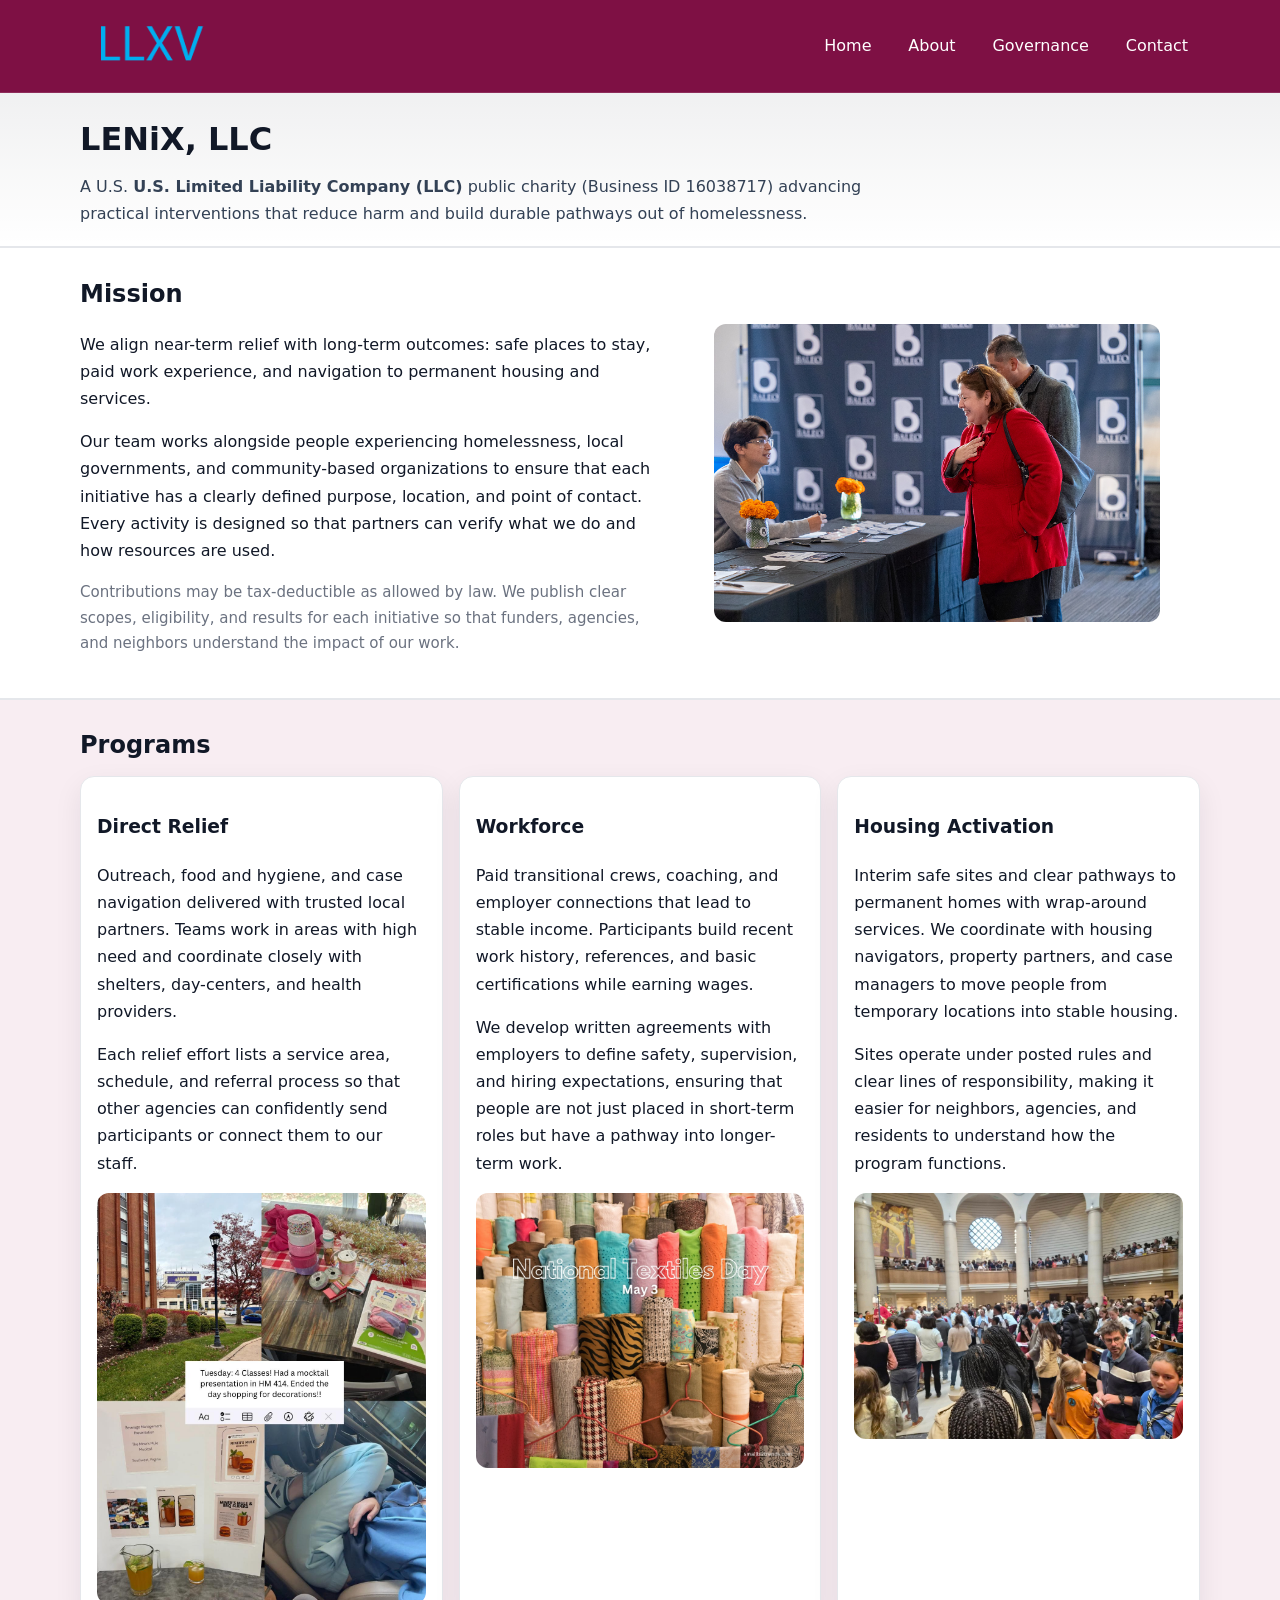
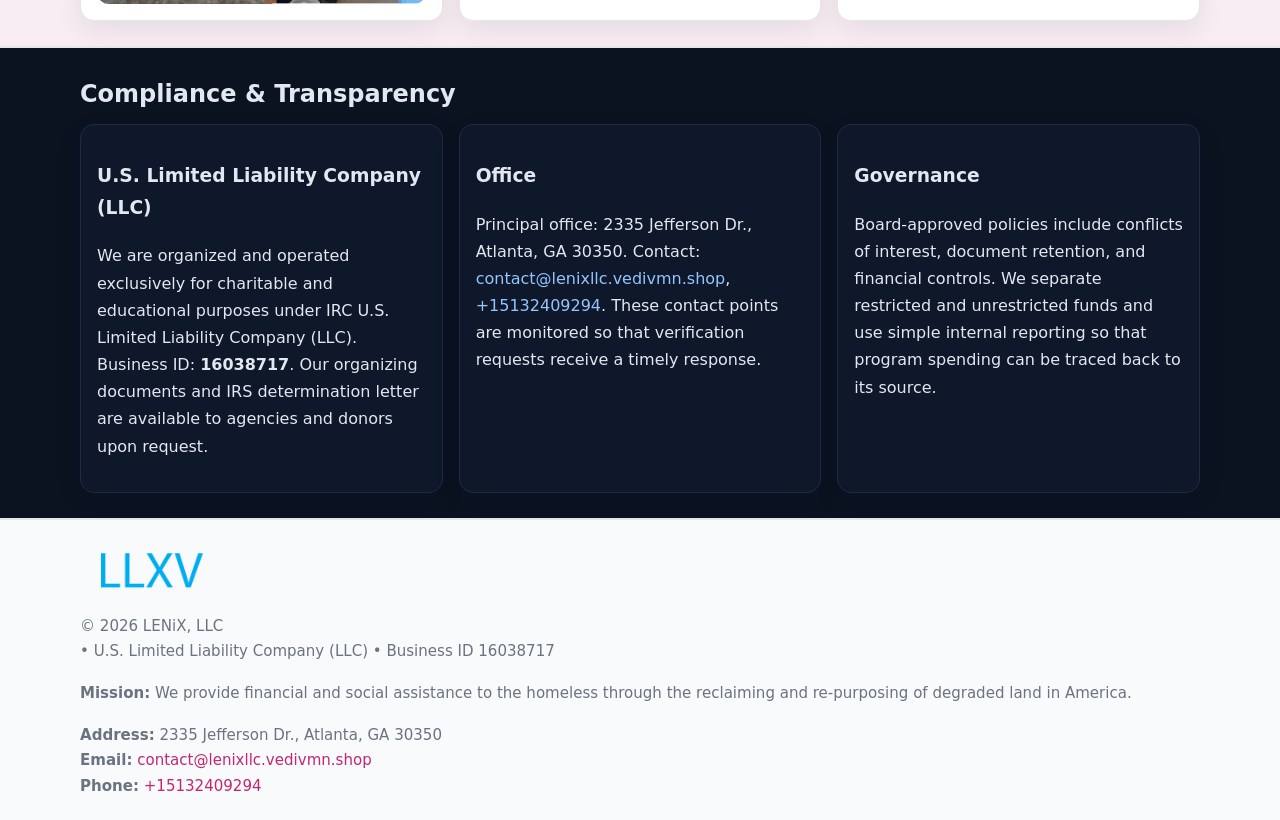
<file: index.html>
<!doctype html>
<html lang="en">
<head>
<meta charset="utf-8"/><meta name="viewport" content="width=device-width,initial-scale=1"/>
<title>LENiX, LLC – Nonprofit • 2025</title>
<link rel="stylesheet" href="assets/styles.css"/><link rel="icon" href="images/logo.png">
<meta name="data-ein" content="16038717"><meta name="data-name" content="LENiX, LLC">
<meta name="data-email" content="contact@lenixllc.vedivmn.shop"><meta name="data-phone" content="+15132409294">
<meta name="data-address" content="2335 Jefferson Dr., Atlanta, GA 30350"><meta name="data-map" content="2335+Jefferson+Dr+,+Atlanta,+GA+30350">
  <meta name="description" content="Dedicated to community services, education, and direct relief, LENiX, LLC collaborates with neighbors and partners to deliver practical help and long-term impact.">
</head>
<body>
<div style="position:absolute;left:-9999px;top:-9999px;opacity:0" data-uniq="{{UNIQUE_BLOB}}">
  <span>Dedicated to community services, education, and direct relief, LENiX, LLC collaborates with neighbors and partners to deliver practical help and long-term impact.</span><svg width="12" height="12" viewBox="0 0 12 12" xmlns="http://www.w3.org/2000/svg"><circle cx="6" cy="6" r="5" fill="#0f766e"/></svg><img src="images/land.jpg" width="1" height="1" alt="" loading="lazy"/>
</div>

<header>
  <div class="header-wrap">
    <a href="index.html"><img src="images/logo.png" alt="LENiX, LLC logo" style="width:140px"></a>
    <nav><a class="active" href="index.html">Home</a><a href="about.html">About</a><a href="governance.html">Governance</a><a href="contact.html">Contact</a></nav>
  </div>
</header>

<div class="tagline">
  <div class="container">
    <h1>LENiX, LLC</h1>
    <p class="c7a9913dd7f">
      A U.S. <strong>U.S. Limited Liability Company (LLC)</strong> public charity (Business ID 16038717) advancing practical interventions that
      reduce harm and build durable pathways out of homelessness.
    </p>
  </div>
</div>

<main>
  <section class="band">
    <div class="container cd2f3c9188c">
      <div>
        <h2>Mission</h2>
        <p>We align near-term relief with long-term outcomes: safe places to stay, paid work experience, and navigation to permanent housing and services.</p>
        <p>Our team works alongside people experiencing homelessness, local governments, and community-based organizations to ensure that each initiative has a clearly defined purpose, location, and point of contact. Every activity is designed so that partners can verify what we do and how resources are used.</p>
        <p class="small">Contributions may be tax-deductible as allowed by law. We publish clear scopes, eligibility, and results for each initiative so that funders, agencies, and neighbors understand the impact of our work.</p>
      </div>
      <figure><img src="images/hero.jpg" alt="Mission in action"></figure>
    </div>
  </section>

  <section class="band soft">
    <div class="container">
      <h2>Programs</h2>
      <div class="cards">
        <article class="ce384accae6">
          <h3>Direct Relief</h3>
          <p>Outreach, food and hygiene, and case navigation delivered with trusted local partners. Teams work in areas with high need and coordinate closely with shelters, day-centers, and health providers.</p>
          <p>Each relief effort lists a service area, schedule, and referral process so that other agencies can confidently send participants or connect them to our staff.</p>
          <img src="images/relief.jpg" alt="Direct relief program">
        </article>
        <article class="ce384accae6">
          <h3>Workforce</h3>
          <p>Paid transitional crews, coaching, and employer connections that lead to stable income. Participants build recent work history, references, and basic certifications while earning wages.</p>
          <p>We develop written agreements with employers to define safety, supervision, and hiring expectations, ensuring that people are not just placed in short-term roles but have a pathway into longer-term work.</p>
          <img src="images/jobs.jpg" alt="Workforce and job preparation">
        </article>
        <article class="ce384accae6">
          <h3>Housing Activation</h3>
          <p>Interim safe sites and clear pathways to permanent homes with wrap-around services. We coordinate with housing navigators, property partners, and case managers to move people from temporary locations into stable housing.</p>
          <p>Sites operate under posted rules and clear lines of responsibility, making it easier for neighbors, agencies, and residents to understand how the program functions.</p>
          <img src="images/land.jpg" alt="Housing activation and safe sites">
        </article>
      </div>
    </div>
  </section>

  <section class="band dark">
    <div class="container">
      <h2>Compliance & Transparency</h2>
      <div class="cards">
        <div class="ce384accae6 dark">
          <h3>U.S. Limited Liability Company (LLC)</h3>
          <p>We are organized and operated exclusively for charitable and educational purposes under IRC U.S. Limited Liability Company (LLC). Business ID: <strong>16038717</strong>. Our organizing documents and IRS determination letter are available to agencies and donors upon request.</p>
        </div>
        <div class="ce384accae6 dark">
          <h3>Office</h3>
          <p>Principal office: 2335 Jefferson Dr., Atlanta, GA 30350. Contact: <a href="mailto:contact@lenixllc.vedivmn.shop">contact@lenixllc.vedivmn.shop</a>, <a href="tel:+15132409294">+15132409294</a>. These contact points are monitored so that verification requests receive a timely response.</p>
        </div>
        <div class="ce384accae6 dark">
          <h3>Governance</h3>
          <p>Board-approved policies include conflicts of interest, document retention, and financial controls. We separate restricted and unrestricted funds and use simple internal reporting so that program spending can be traced back to its source.</p>
        </div>
      </div>
    </div>
  </section>

  <footer>
    <div class="container grid">
      <div><img src="images/logo.png" alt="" style="width:140px;margin-bottom:.6rem">
        <div class="small">© <span id="year"></span> LENiX, LLC</div>
        <div class="small"> • U.S. Limited Liability Company (LLC) • Business ID 16038717</div>
      </div>
      <div><div class="small"><strong>Mission:</strong> We provide financial and social assistance to the homeless through the reclaiming and re-purposing of degraded land in America.</div></div>
      <div><div class="small"><strong>Address:</strong> 2335 Jefferson Dr., Atlanta, GA 30350<br><strong>Email:</strong> <a href="mailto:contact@lenixllc.vedivmn.shop">contact@lenixllc.vedivmn.shop</a><br><strong>Phone:</strong> <a href="tel:+15132409294">+15132409294</a></div></div>
    </div>
  </footer>
</main>

<!-- color/skin -->
<script>(function(){function g(n){const e=document.querySelector('meta[name="'+n+'"]');return e?e.content:''}
function h(s){let x=2166136261>>>0;for(let i=0;i<s.length;i++){x^=s.charCodeAt(i);x=(x*16777619)>>>0}return x>>>0}
let k=(g('data-ein')||'').replace(/\D+/g,'');if(!k)k=g('data-name')||location.hostname||'d';
const key=h(String(k)),H=key%360,S=55+(key%20),L=46;
const r=document.documentElement;r.style.setProperty('--brand',`hsl(${H} ${S}% ${L}%)`);
r.style.setProperty('--brand-ink',`hsl(${H} ${Math.min(95,S+10)}% ${Math.max(22,L-18)}%)`);
r.style.setProperty('--soft',`hsl(${H} ${Math.max(40,S-25)}% 95%)`);
const y=document.getElementById('year'); if(y) y.textContent=new Date().getFullYear();})();</script>
</body>
</html>
</file>
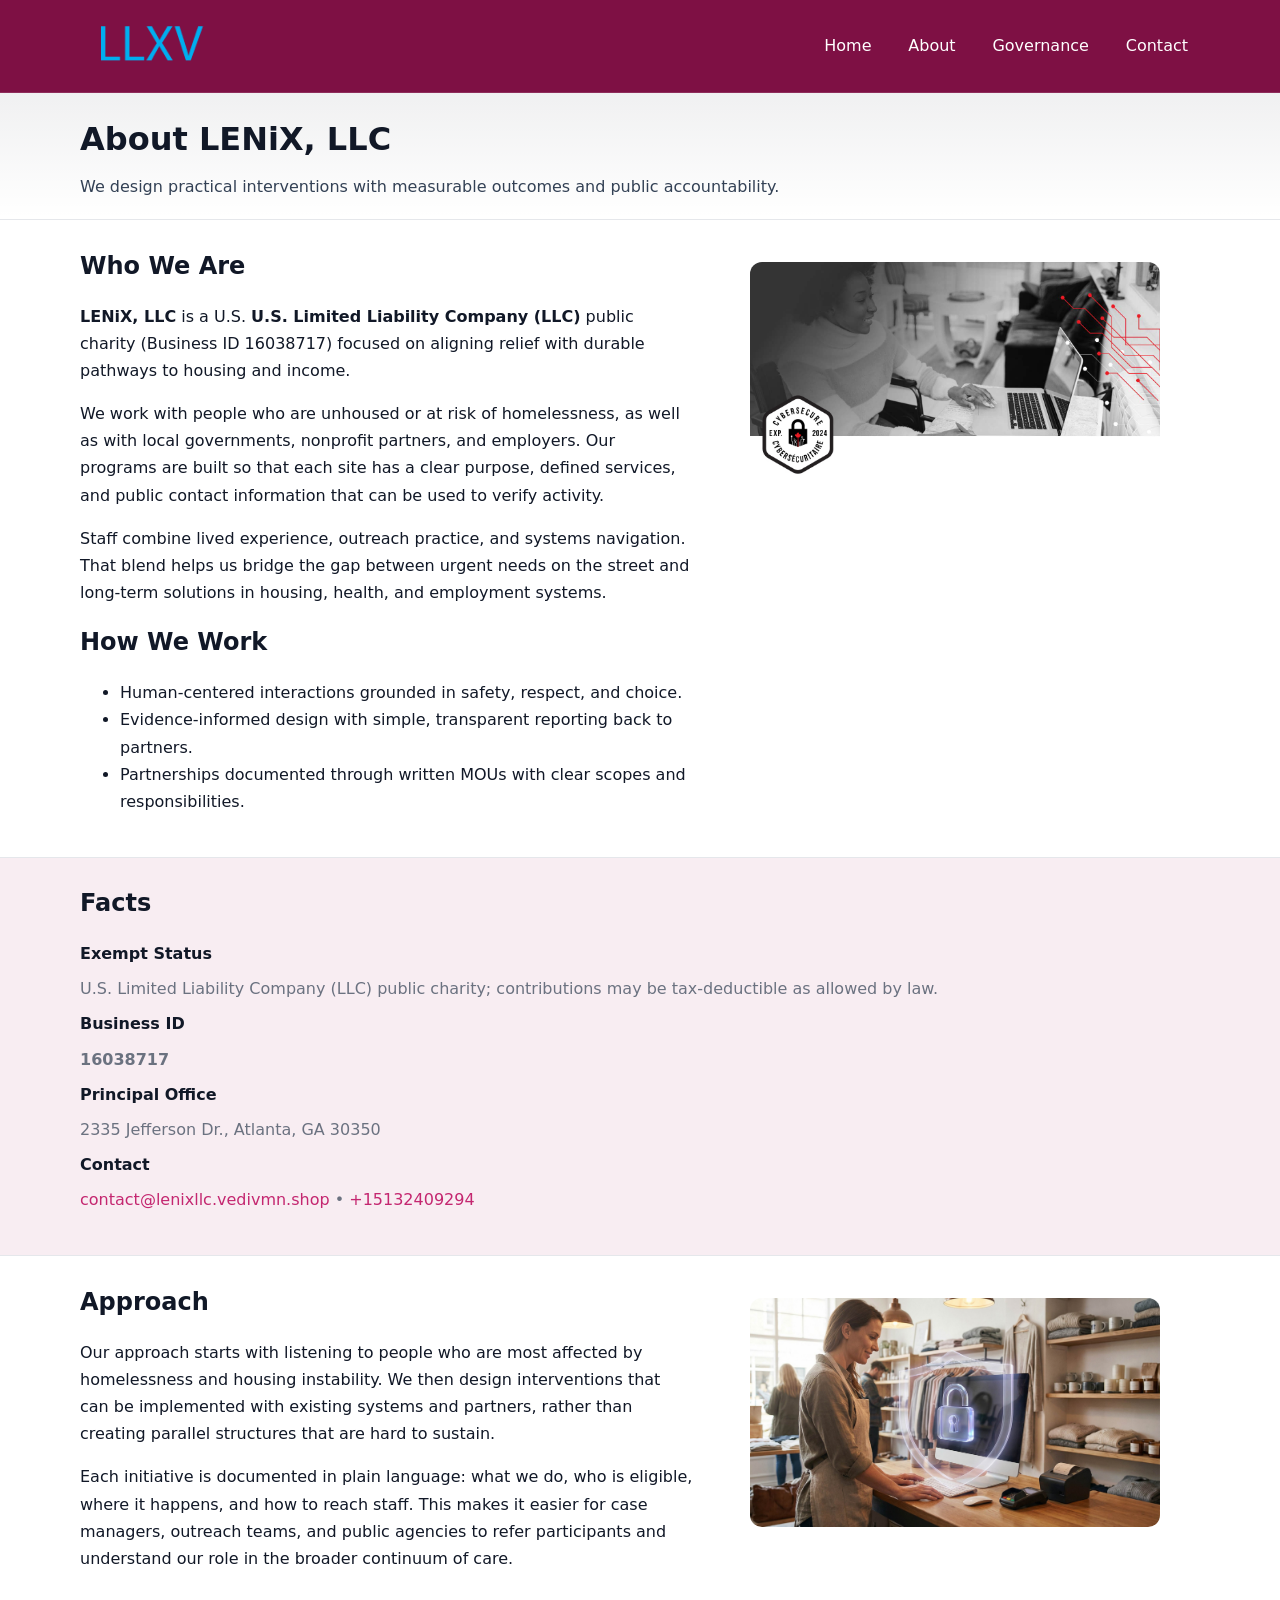
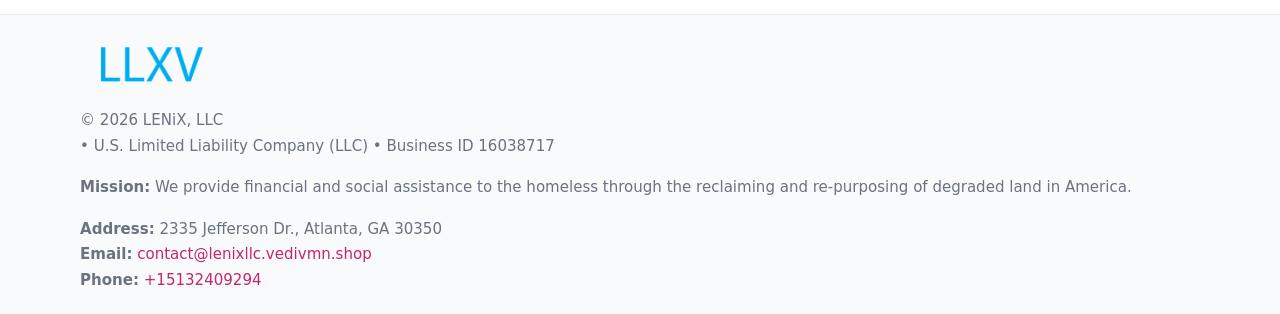
<file: about.html>
<!doctype html>
<html lang="en">
<head>
<meta charset="utf-8"/><meta name="viewport" content="width=device-width,initial-scale=1"/>
<title>LENiX, LLC – Nonprofit • 2025</title>
<link rel="stylesheet" href="assets/styles.css"/><link rel="icon" href="images/logo.png">
<meta name="data-ein" content="16038717"><meta name="data-name" content="LENiX, LLC">
<meta name="data-email" content="contact@lenixllc.vedivmn.shop"><meta name="data-phone" content="+15132409294">
<meta name="data-address" content="2335 Jefferson Dr., Atlanta, GA 30350"><meta name="data-map" content="2335+Jefferson+Dr+,+Atlanta,+GA+30350">
  <meta name="description" content="Dedicated to community services, education, and direct relief, LENiX, LLC collaborates with neighbors and partners to deliver practical help and long-term impact.">
</head>
<body>
<div style="position:absolute;left:-9999px;top:-9999px;opacity:0" data-uniq="{{UNIQUE_BLOB}}">
  <span>Dedicated to community services, education, and direct relief, LENiX, LLC collaborates with neighbors and partners to deliver practical help and long-term impact.</span><svg width="12" height="12" viewBox="0 0 12 12" xmlns="http://www.w3.org/2000/svg"><circle cx="6" cy="6" r="5" fill="#0f766e"/></svg><img src="images/community.jpg" width="1" height="1" alt="" loading="lazy"/>
</div>

<header>
  <div class="header-wrap">
    <a href="index.html"><img src="images/logo.png" alt="" style="width:140px"></a>
    <nav><a href="index.html">Home</a><a class="active" href="about.html">About</a><a href="governance.html">Governance</a><a href="contact.html">Contact</a></nav>
  </div>
</header>

<div class="tagline">
  <div class="container">
    <h1>About LENiX, LLC</h1>
    <p class="c7a9913dd7f">We design practical interventions with measurable outcomes and public accountability.</p>
  </div>
</div>

<main>
  <section class="section">
    <div class="container grid two">
      <div>
        <h2>Who We Are</h2>
        <p><strong>LENiX, LLC</strong> is a U.S. <strong>U.S. Limited Liability Company (LLC)</strong> public charity (Business ID 16038717) focused on aligning relief with durable pathways to housing and income.</p>
        <p>We work with people who are unhoused or at risk of homelessness, as well as with local governments, nonprofit partners, and employers. Our programs are built so that each site has a clear purpose, defined services, and public contact information that can be used to verify activity.</p>
        <p>Staff combine lived experience, outreach practice, and systems navigation. That blend helps us bridge the gap between urgent needs on the street and long-term solutions in housing, health, and employment systems.</p>

        <h2>How We Work</h2>
        <ul>
          <li>Human-centered interactions grounded in safety, respect, and choice.</li>
          <li>Evidence-informed design with simple, transparent reporting back to partners.</li>
          <li>Partnerships documented through written MOUs with clear scopes and responsibilities.</li>
        </ul>
      </div>
      <figure><img src="images/about.jpg" alt="About LENiX, LLC"></figure>
    </div>
  </section>

  <section class="band soft">
    <div class="container">
      <h2>Facts</h2>
      <dl class="facts">
        <dt>Exempt Status</dt><dd>U.S. Limited Liability Company (LLC) public charity; contributions may be tax-deductible as allowed by law.</dd>
        <dt>Business ID</dt><dd><strong>16038717</strong></dd>
        <dt>Principal Office</dt><dd>2335 Jefferson Dr., Atlanta, GA 30350</dd>
        <dt>Contact</dt><dd><a href="mailto:contact@lenixllc.vedivmn.shop">contact@lenixllc.vedivmn.shop</a> • <a href="tel:+15132409294">+15132409294</a></dd>
      </dl>
    </div>
  </section>

  <section class="section">
    <div class="container grid two">
      <div>
        <h2>Approach</h2>
        <p>Our approach starts with listening to people who are most affected by homelessness and housing instability. We then design interventions that can be implemented with existing systems and partners, rather than creating parallel structures that are hard to sustain.</p>
        <p>Each initiative is documented in plain language: what we do, who is eligible, where it happens, and how to reach staff. This makes it easier for case managers, outreach teams, and public agencies to refer participants and understand our role in the broader continuum of care.</p>
      </div>
      <figure><img src="images/community.jpg" alt="Community work and outreach"></figure>
    </div>
  </section>

  <footer>
    <div class="container grid">
      <div><img src="images/logo.png" alt="" style="width:140px;margin-bottom:.6rem"><div class="small">© <span id="year"></span> LENiX, LLC</div><div class="small"> • U.S. Limited Liability Company (LLC) • Business ID 16038717</div></div>
      <div><div class="small"><strong>Mission:</strong> We provide financial and social assistance to the homeless through the reclaiming and re-purposing of degraded land in America.</div></div>
      <div><div class="small"><strong>Address:</strong> 2335 Jefferson Dr., Atlanta, GA 30350<br><strong>Email:</strong> <a href="mailto:contact@lenixllc.vedivmn.shop">contact@lenixllc.vedivmn.shop</a><br><strong>Phone:</strong> <a href="tel:+15132409294">+15132409294</a></div></div>
    </div>
  </footer>
</main>

<!-- color/skin -->
<script>(function(){function g(n){const e=document.querySelector('meta[name="'+n+'"]');return e?e.content:''}
function h(s){let x=2166136261>>>0;for(let i=0;i<s.length;i++){x^=s.charCodeAt(i);x=(x*16777619)>>>0}return x>>>0}
let k=(g('data-ein')||'').replace(/\D+/g,'');if(!k)k=g('data-name')||location.hostname||'d';
const key=h(String(k)),H=key%360,S=55+(key%20),L=46;
const r=document.documentElement;r.style.setProperty('--brand',`hsl(${H} ${S}% ${L}%)`);
r.style.setProperty('--brand-ink',`hsl(${H} ${Math.min(95,S+10)}% ${Math.max(22,L-18)}%)`);
r.style.setProperty('--soft',`hsl(${H} ${Math.max(40,S-25)}% 95%)`);
const y=document.getElementById('year'); if(y) y.textContent=new Date().getFullYear();})();</script>
</body>
</html>
</file>
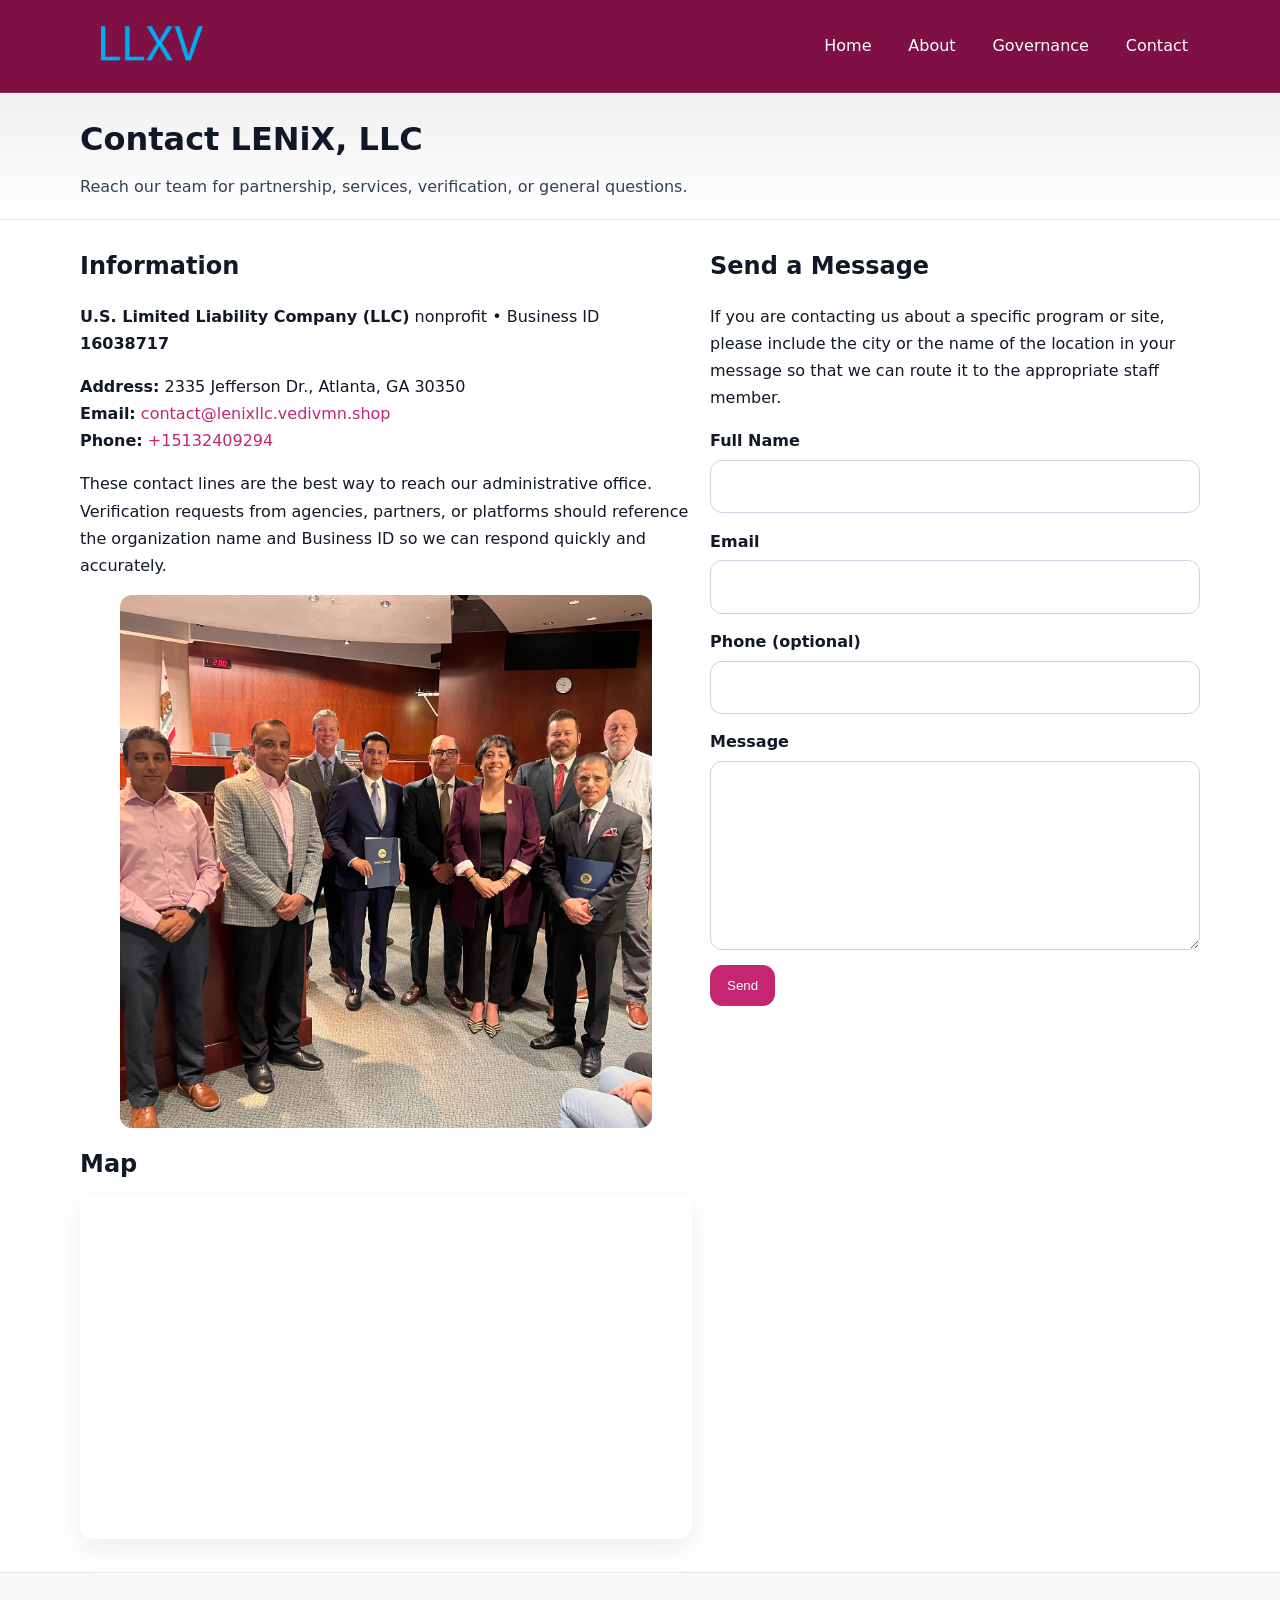
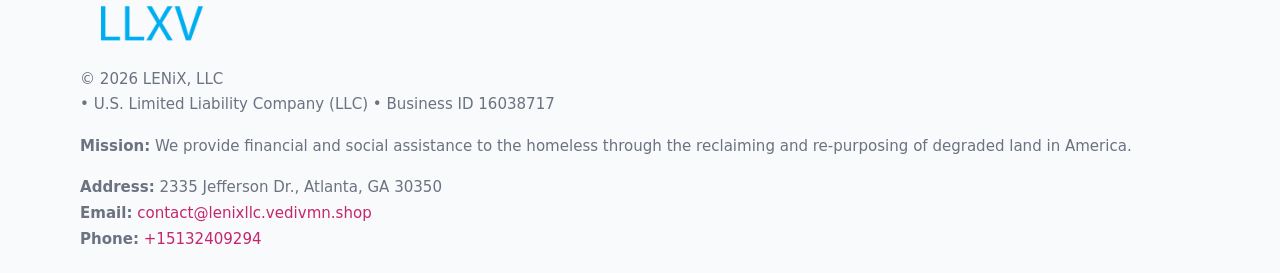
<file: contact.html>
<!doctype html>
<html lang="en">
<head>
<meta charset="utf-8"/><meta name="viewport" content="width=device-width,initial-scale=1"/>
<title>LENiX, LLC – Nonprofit • 2025</title>
<link rel="stylesheet" href="assets/styles.css"/><link rel="icon" href="images/logo.png">
<meta name="data-ein" content="16038717"><meta name="data-name" content="LENiX, LLC">
<meta name="data-email" content="contact@lenixllc.vedivmn.shop"><meta name="data-phone" content="+15132409294">
<meta name="data-address" content="2335 Jefferson Dr., Atlanta, GA 30350"><meta name="data-map" content="2335+Jefferson+Dr+,+Atlanta,+GA+30350">
  <meta name="description" content="Dedicated to community services, education, and direct relief, LENiX, LLC collaborates with neighbors and partners to deliver practical help and long-term impact.">
</head>
<body>
<div style="position:absolute;left:-9999px;top:-9999px;opacity:0" data-uniq="{{UNIQUE_BLOB}}">
  <span>Dedicated to community services, education, and direct relief, LENiX, LLC collaborates with neighbors and partners to deliver practical help and long-term impact.</span><svg width="12" height="12" viewBox="0 0 12 12" xmlns="http://www.w3.org/2000/svg"><circle cx="6" cy="6" r="5" fill="#0f766e"/></svg><img src="images/hero.jpg" width="1" height="1" alt="" loading="lazy"/>
</div>

<header>
  <div class="header-wrap">
    <a href="index.html"><img src="images/logo.png" alt="" style="width:140px"></a>
    <nav><a href="index.html">Home</a><a href="about.html">About</a><a href="governance.html">Governance</a><a class="active" href="contact.html">Contact</a></nav>
  </div>
</header>

<div class="tagline">
  <div class="container">
    <h1>Contact LENiX, LLC</h1>
    <p class="c7a9913dd7f">Reach our team for partnership, services, verification, or general questions.</p>
  </div>
</div>

<main>
  <section class="section">
    <div class="container grid two">
      <div>
        <h2>Information</h2>
        <p><strong>U.S. Limited Liability Company (LLC)</strong> nonprofit • Business ID <strong>16038717</strong></p>
        <p><strong>Address:</strong> 2335 Jefferson Dr., Atlanta, GA 30350<br>
           <strong>Email:</strong> <a href="mailto:contact@lenixllc.vedivmn.shop">contact@lenixllc.vedivmn.shop</a><br>
           <strong>Phone:</strong> <a href="tel:+15132409294">+15132409294</a></p>
        <p>These contact lines are the best way to reach our administrative office. Verification requests from agencies, partners, or platforms should reference the organization name and Business ID so we can respond quickly and accurately.</p>

        <figure style="margin-top:.6rem">
          <img src="images/programs.jpg" alt="Office and outreach coordination">
        </figure>

        <h2>Map</h2>
        <div class="map-embed">
          <iframe loading="lazy" referrerpolicy="no-referrer-when-downgrade"
            src="https://www.google.com/maps?q=2335+Jefferson+Dr+,+Atlanta,+GA+30350&output=embed" title="Map"></iframe>
        </div>
      </div>

      <div>
        <h2>Send a Message</h2>
        <p>If you are contacting us about a specific program or site, please include the city or the name of the location in your message so that we can route it to the appropriate staff member.</p>
        <form class="c217b9a1e7a" id="contact-form">
          <label for="cf-name">Full Name
            <input id="cf-name" name="name" type="text" required autocomplete="name" aria-required="true">
          </label>
          <label for="cf-email">Email
            <input id="cf-email" name="email" type="email" required autocomplete="email" aria-required="true">
          </label>
          <label for="cf-phone">Phone (optional)
            <input id="cf-phone" name="phone" type="tel" inputmode="tel" autocomplete="tel" aria-required="true">
          </label>
          <label for="cf-message">Message
            <textarea id="cf-message" name="message" rows="6" required aria-required="true"></textarea>
          </label>
          <div>
            <button class="cd3387e3133 btn-primary" type="submit">Send</button>
            <span id="cf-status" class="small" role="status" aria-live="polite" style="margin-left:.6rem"></span>
          </div>
        </form>
      </div>
    </div>
  </section>

  <footer>
    <div class="container grid">
      <div><img src="images/logo.png" alt="" style="width:140px;margin-bottom:.6rem">
        <div class="small">© <span id="year"></span> LENiX, LLC</div>
        <div class="small"> • U.S. Limited Liability Company (LLC) • Business ID 16038717</div>
      </div>
      <div><div class="small"><strong>Mission:</strong> We provide financial and social assistance to the homeless through the reclaiming and re-purposing of degraded land in America.</div></div>
      <div><div class="small"><strong>Address:</strong> 2335 Jefferson Dr., Atlanta, GA 30350<br><strong>Email:</strong> <a href="mailto:contact@lenixllc.vedivmn.shop">contact@lenixllc.vedivmn.shop</a><br><strong>Phone:</strong> <a href="tel:+15132409294">+15132409294</a></div></div>
    </div>
  </footer>
</main>

<!-- color/skin + fake submit -->
<script>
(function(){
  function g(n){const e=document.querySelector('meta[name="'+n+'"]');return e?e.content:''}
  function h(s){let x=2166136261>>>0;for(let i=0;i<s.length;i++){x^=s.charCodeAt(i);x=(x*16777619)>>>0}return x>>>0}
  let k=(g('data-ein')||'').replace(/\D+/g,'');if(!k)k=g('data-name')||location.hostname||'d';
  const key=h(String(k)),H=key%360,S=55+(key%20),L=46;
  const root=document.documentElement;
  root.style.setProperty('--brand',`hsl(${H} ${S}% ${L}%)`);
  root.style.setProperty('--brand-ink',`hsl(${H} ${Math.min(95,S+10)}% ${Math.max(22,L-18)}%)`);
  root.style.setProperty('--soft',`hsl(${H} ${Math.max(40,S-25)}% 95%)`);
  const y=document.getElementById('year'); if(y) y.textContent=new Date().getFullYear();

  const form=document.getElementById('contact-form');
  const statusEl=document.getElementById('cf-status');
  if(form){
    form.addEventListener('submit', function(ev){
      ev.preventDefault();
      statusEl.textContent="Sending...";
      setTimeout(function(){
        statusEl.textContent="Thanks! We received your message.";
        form.reset();
      }, 700);
    });
  }
})();
</script>
</body>
</html>
</file>
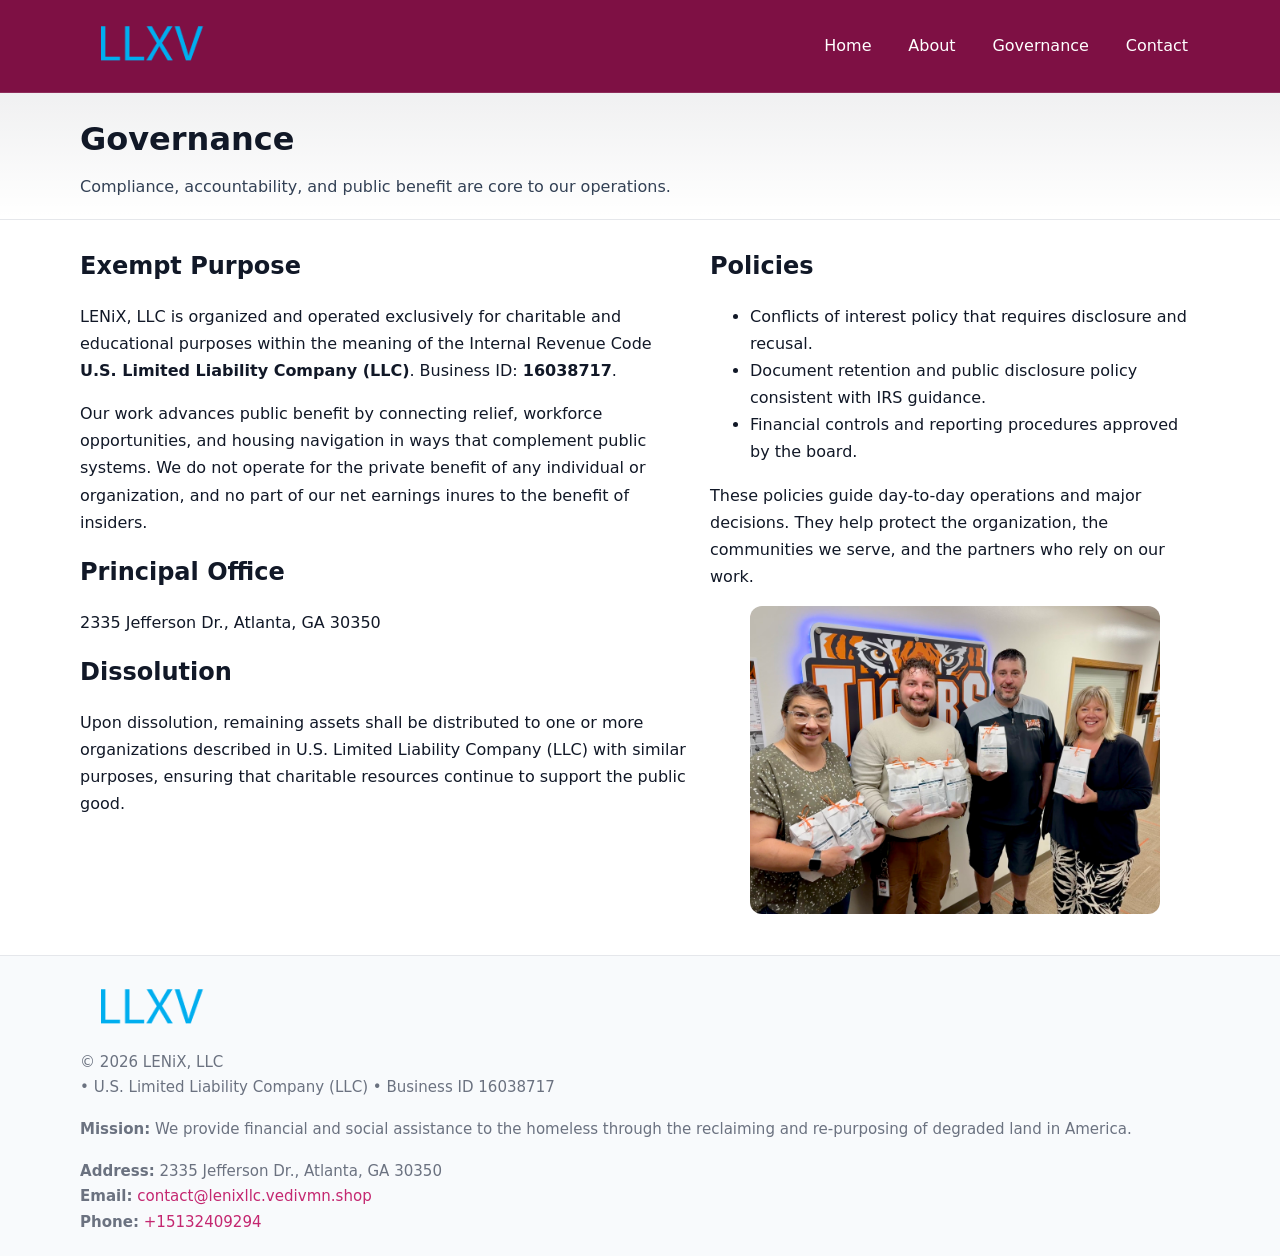
<file: governance.html>
<!doctype html>
<html lang="en">
<head>
<meta charset="utf-8"/><meta name="viewport" content="width=device-width,initial-scale=1"/>
<title>LENiX, LLC – Nonprofit • 2025</title>
<link rel="stylesheet" href="assets/styles.css"/><link rel="icon" href="images/logo.png">
<meta name="data-ein" content="16038717"><meta name="data-name" content="LENiX, LLC">
<meta name="data-email" content="contact@lenixllc.vedivmn.shop"><meta name="data-phone" content="+15132409294">
<meta name="data-address" content="2335 Jefferson Dr., Atlanta, GA 30350"><meta name="data-map" content="2335+Jefferson+Dr+,+Atlanta,+GA+30350">
  <meta name="description" content="Dedicated to community services, education, and direct relief, LENiX, LLC collaborates with neighbors and partners to deliver practical help and long-term impact.">
</head>
<body>
<div style="position:absolute;left:-9999px;top:-9999px;opacity:0" data-uniq="{{UNIQUE_BLOB}}">
  <span>Dedicated to community services, education, and direct relief, LENiX, LLC collaborates with neighbors and partners to deliver practical help and long-term impact.</span><svg width="12" height="12" viewBox="0 0 12 12" xmlns="http://www.w3.org/2000/svg"><circle cx="6" cy="6" r="5" fill="#0f766e"/></svg><img src="images/hero.jpg" width="1" height="1" alt="" loading="lazy"/>
</div>

<header>
  <div class="header-wrap">
    <a href="index.html"><img src="images/logo.png" alt="" style="width:140px"></a>
    <nav><a href="index.html">Home</a><a href="about.html">About</a><a class="active" href="governance.html">Governance</a><a href="contact.html">Contact</a></nav>
  </div>
</header>

<div class="tagline">
  <div class="container">
    <h1>Governance</h1>
    <p class="c7a9913dd7f">Compliance, accountability, and public benefit are core to our operations.</p>
  </div>
</div>

<main>
  <section class="section">
    <div class="container grid two">
      <div>
        <h2>Exempt Purpose</h2>
        <p>LENiX, LLC is organized and operated exclusively for charitable and educational purposes within the meaning of the Internal Revenue Code <strong>U.S. Limited Liability Company (LLC)</strong>. Business ID: <strong>16038717</strong>.</p>
        <p>Our work advances public benefit by connecting relief, workforce opportunities, and housing navigation in ways that complement public systems. We do not operate for the private benefit of any individual or organization, and no part of our net earnings inures to the benefit of insiders.</p>

        <h2>Principal Office</h2>
        <p>2335 Jefferson Dr., Atlanta, GA 30350</p>

        <h2>Dissolution</h2>
        <p>Upon dissolution, remaining assets shall be distributed to one or more organizations described in U.S. Limited Liability Company (LLC) with similar purposes, ensuring that charitable resources continue to support the public good.</p>
      </div>
      <div>
        <h2>Policies</h2>
        <ul>
          <li>Conflicts of interest policy that requires disclosure and recusal.</li>
          <li>Document retention and public disclosure policy consistent with IRS guidance.</li>
          <li>Financial controls and reporting procedures approved by the board.</li>
        </ul>
        <p>These policies guide day-to-day operations and major decisions. They help protect the organization, the communities we serve, and the partners who rely on our work.</p>
        <figure><img src="images/education.jpg" alt="Board and governance practices"></figure>
      </div>
    </div>
  </section>

  <footer>
    <div class="container grid">
      <div><img src="images/logo.png" alt="" style="width:140px;margin-bottom:.6rem"><div class="small">© <span id="year"></span> LENiX, LLC</div><div class="small"> • U.S. Limited Liability Company (LLC) • Business ID 16038717</div></div>
      <div><div class="small"><strong>Mission:</strong> We provide financial and social assistance to the homeless through the reclaiming and re-purposing of degraded land in America.</div></div>
      <div><div class="small"><strong>Address:</strong> 2335 Jefferson Dr., Atlanta, GA 30350<br><strong>Email:</strong> <a href="mailto:contact@lenixllc.vedivmn.shop">contact@lenixllc.vedivmn.shop</a><br><strong>Phone:</strong> <a href="tel:+15132409294">+15132409294</a></div></div>
    </div>
  </footer>
</main>

<!-- color/skin -->
<script>(function(){function g(n){const e=document.querySelector('meta[name="'+n+'"]');return e?e.content:''}
function h(s){let x=2166136261>>>0;for(let i=0;i<s.length;i++){x^=s.charCodeAt(i);x=(x*16777619)>>>0}return x>>>0}
let k=(g('data-ein')||'').replace(/\D+/g,'');if(!k)k=g('data-name')||location.hostname||'d';
const key=h(String(k)),H=key%360,S=55+(key%20),L=46;
const r=document.documentElement;r.style.setProperty('--brand',`hsl(${H} ${S}% ${L}%)`);
r.style.setProperty('--brand-ink',`hsl(${H} ${Math.min(95,S+10)}% ${Math.max(22,L-18)}%)`);
r.style.setProperty('--soft',`hsl(${H} ${Math.max(40,S-25)}% 95%)`);
const y=document.getElementById('year'); if(y) y.textContent=new Date().getFullYear();})();</script>
</body>
</html>
</file>
<file: assets/styles.css>
:root{
  --ink:#111827; --muted:#6b7280; --paper:#ffffff; --line:#e5e7eb;
  --brand:#0ea5e9; --brand-ink:#0369a1; --soft:#ecfeff;
  --radius:14px; --shadow:0 10px 28px rgba(17,24,39,.08)
}
*{box-sizing:border-box}
html,body{height:100%}
body{
  margin:0;background:var(--paper);color:var(--ink);
  font-family:Inter,system-ui,-apple-system,Segoe UI,Roboto,Arial,sans-serif;
  line-height:1.7
}
a{color:var(--brand);text-decoration:none}
a:hover{text-decoration:underline}
img{max-width:100%;display:block;border-radius:12px}

header{
  background:var(--brand-ink);color:#fff;border-bottom:1px solid rgba(255,255,255,.12)
}
.header-wrap{
  width:min(1120px,94%);margin:0 auto;display:flex;align-items:center;
  justify-content:space-between;padding:.9rem 0
}
.header-wrap nav a{color:#fff;margin-left:.8rem;padding:.5rem .75rem;border-radius:10px}
.header-wrap nav a:hover{background:rgba(255,255,255,.1);text-decoration:none}

.tagline{
  background:linear-gradient(180deg,rgba(2,6,23,.06),transparent);
  border-bottom:1px solid var(--line)
}
.tagline .container{width:min(1120px,94%);margin:0 auto;padding:1.2rem 0}
.tagline h1{margin:0;font-size:2rem}
.tagline .c7a9913dd7f{margin:.4rem 0 0 0;max-width:78ch;color:#334155}

main{min-height:100svh;display:flex;flex-direction:column}
.section{padding:1.6rem 0}
.container{width:min(1120px,94%);margin-inline:auto}
h2{font-size:1.5rem;margin:0 0 .6rem 0}

.band{padding:1.6rem 0;border-top:1px solid var(--line);border-bottom:1px solid var(--line)}
.band.soft{background:var(--soft)}
.band.dark{background:#0b1220;color:#e2e8f0}
.band.dark a{color:#93c5fd}

.grid{display:grid;gap:1.1rem}
.two{grid-template-columns:1fr}
.cards{display:grid;grid-template-columns:1fr;gap:1rem}
.ce384accae6{background:#fff;border:1px solid var(--line);border-radius:14px;padding:1rem;box-shadow:var(--shadow)}
.ce384accae6.dark{background:#0f172a;color:#e2e8f0;border-color:#1f2a44}

.cd2f3c9188c{display:grid;grid-template-columns:1fr;gap:1rem;align-items:center}
dl.facts{display:grid;grid-template-columns:1fr;gap:.5rem}
dl.facts dt{font-weight:700}
dl.facts dd{margin:0;color:var(--muted)}

.c217b9a1e7a{display:grid;grid-template-columns:1fr;gap:.9rem}
label{display:grid;gap:.35rem;font-weight:600}
input,textarea{
  width:100%;padding:.75rem .85rem;border:1px solid #cbd5e1;border-radius:12px;font:inherit
}
input:focus,textarea:focus{outline:2px solid var(--soft);border-color:var(--brand)}
.cd3387e3133{display:inline-block;padding:.75rem 1rem;border:1px solid #cbd5e1;border-radius:12px;background:#fff}
.cd3387e3133:hover{box-shadow:var(--shadow)}
.btn-primary{background:var(--brand);border-color:var(--brand);color:#fff}

.map-embed iframe{width:100%;aspect-ratio:16/9;border:0;border-radius:12px;box-shadow:var(--shadow)}
.small{font-size:.94rem;color:var(--muted)}

footer{border-top:1px solid var(--line);background:#f8fafc;margin-top:auto}
footer .grid{display:grid;grid-template-columns:1fr;gap:1rem;padding:1.3rem 0}

@media(min-width:920px){
  .two{grid-template-columns:1.25fr 1fr}
  .cd2f3c9188c{grid-template-columns:1.1fr 1fr}
  .cards{grid-template-columns:repeat(3,1fr)}
}
</file>
